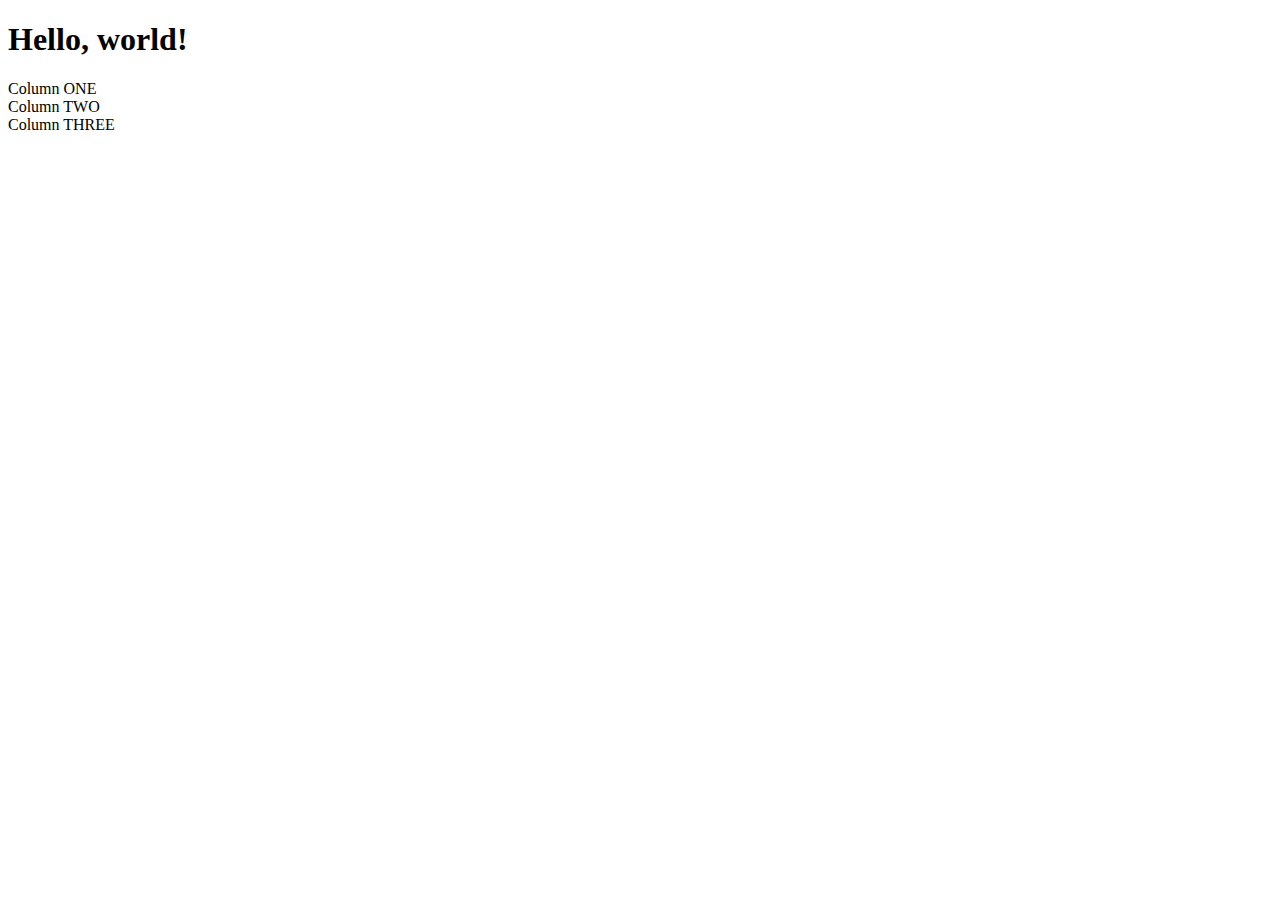
<file: Bootstraptest.html>
<!doctype html>
<html lang="en">
  <head>
    <meta charset="utf-8">
    <meta name="viewport" content="width=device-width, initial-scale=1">
    <title>Bootstrap demo</title>
    <link href="https://cdn.jsdelivr.net/npm/bootstrap@5.3.8/dist/css/bootstrap.min.css" rel="stylesheet" integrity="sha384-sRIl4kxILFvY47J16cr9ZwB07vP4J8+LH7qKQnuqkuIAvNWLzeN8tE5YBujZqJLB" crossorigin="anonymous">
  </head>
  <body>
    <h1>Hello, world!</h1>
    <script src="https://cdn.jsdelivr.net/npm/bootstrap@5.3.8/dist/js/bootstrap.bundle.min.js" integrity="sha384-FKyoEForCGlyvwx9Hj09JcYn3nv7wiPVlz7YYwJrWVcXK/BmnVDxM+D2scQbITxI" crossorigin="anonymous"></script>
      <div class="container text-center">
  <div class="row">
    <div class="col align-self-start">
     Column ONE
    </div>
    <div class="col align-self-center">
      Column TWO
    </div>
    <div class="col align-self-end">
      Column THREE
    </div>
  </div>
</div>
  </body>
</html>
</file>
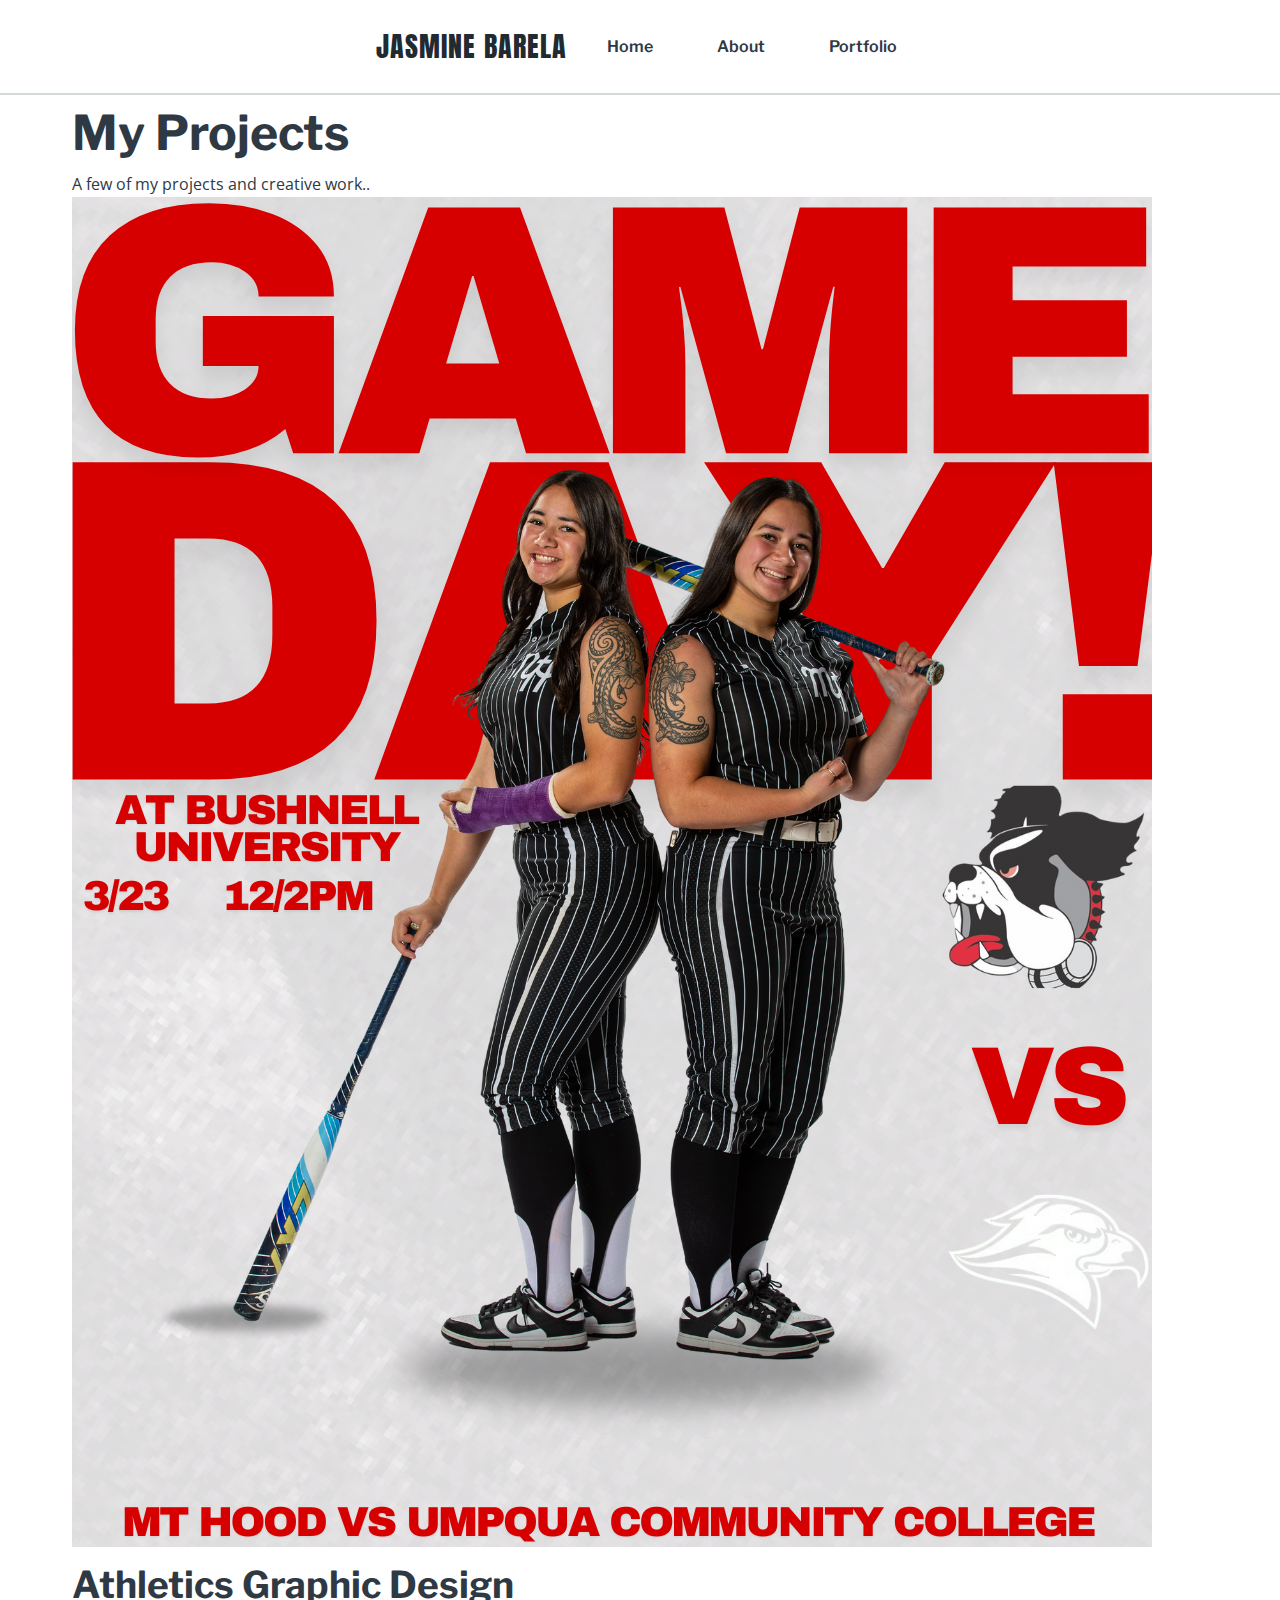
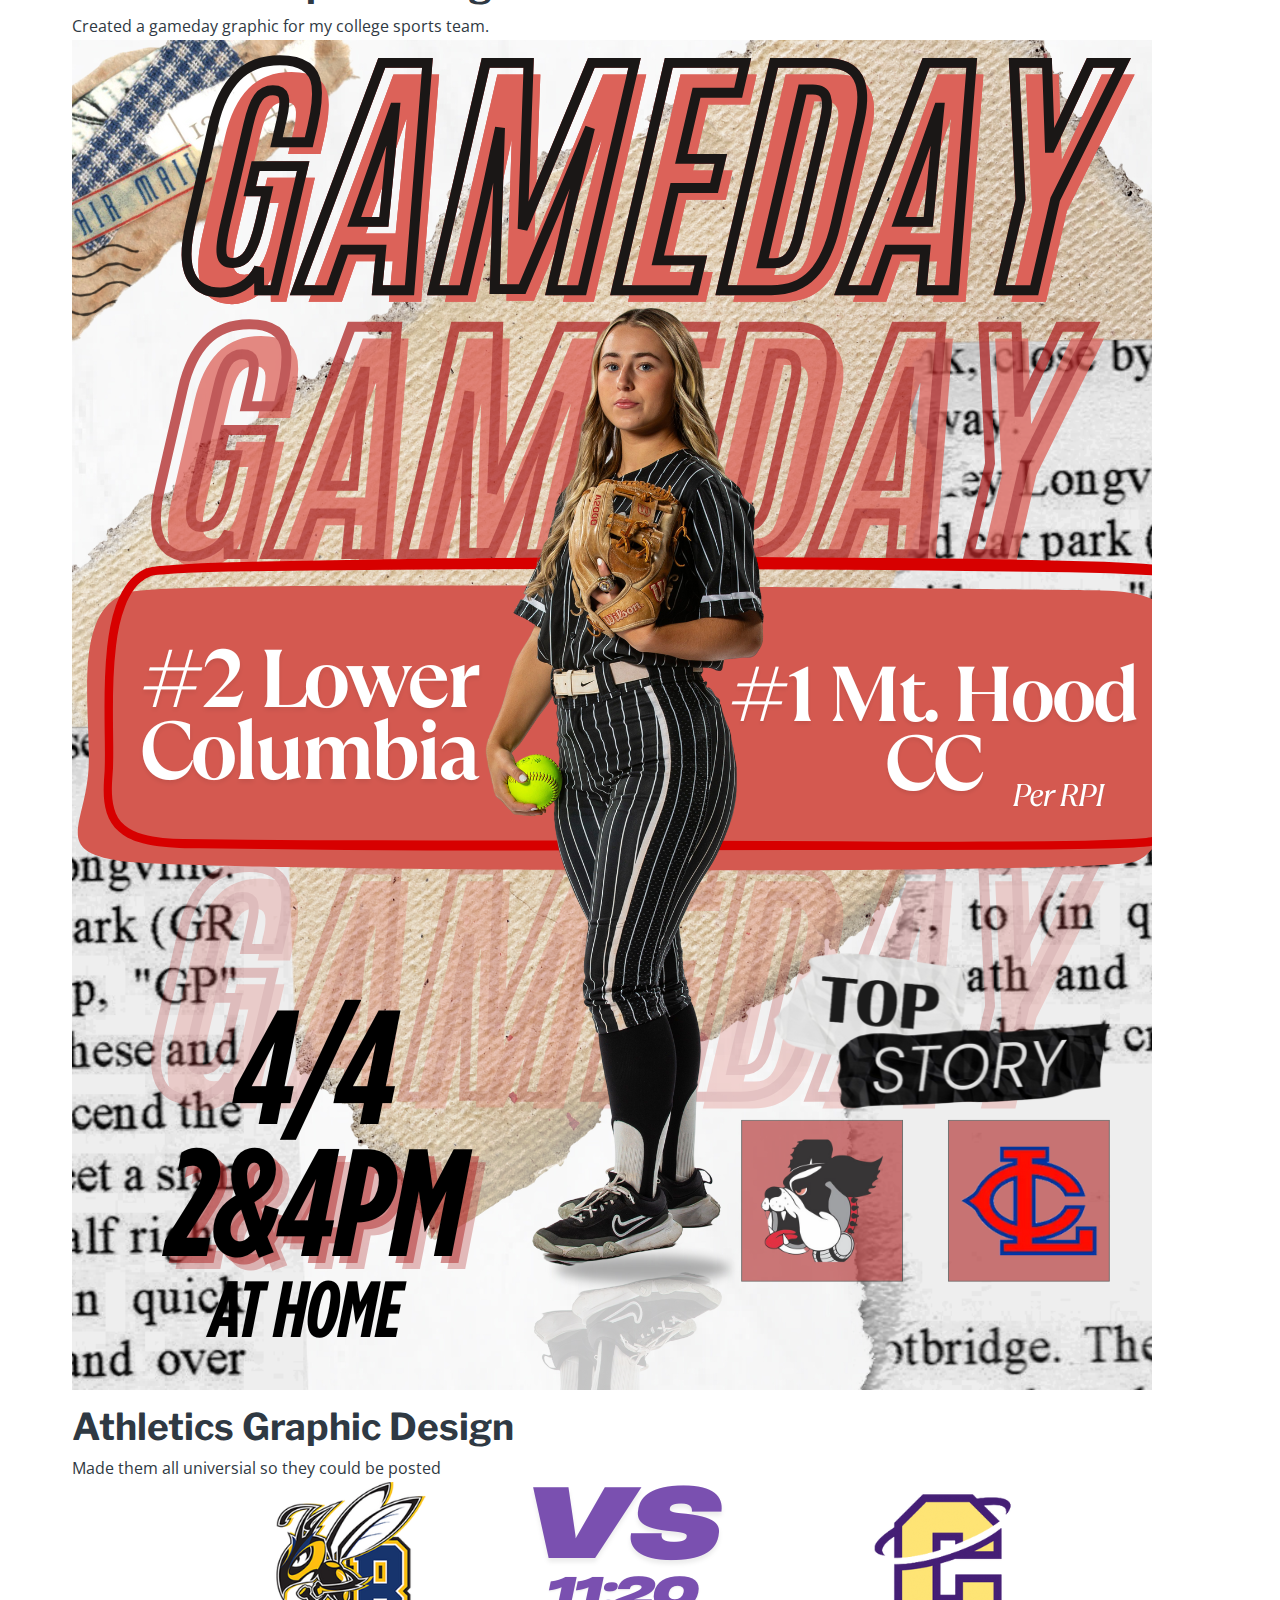
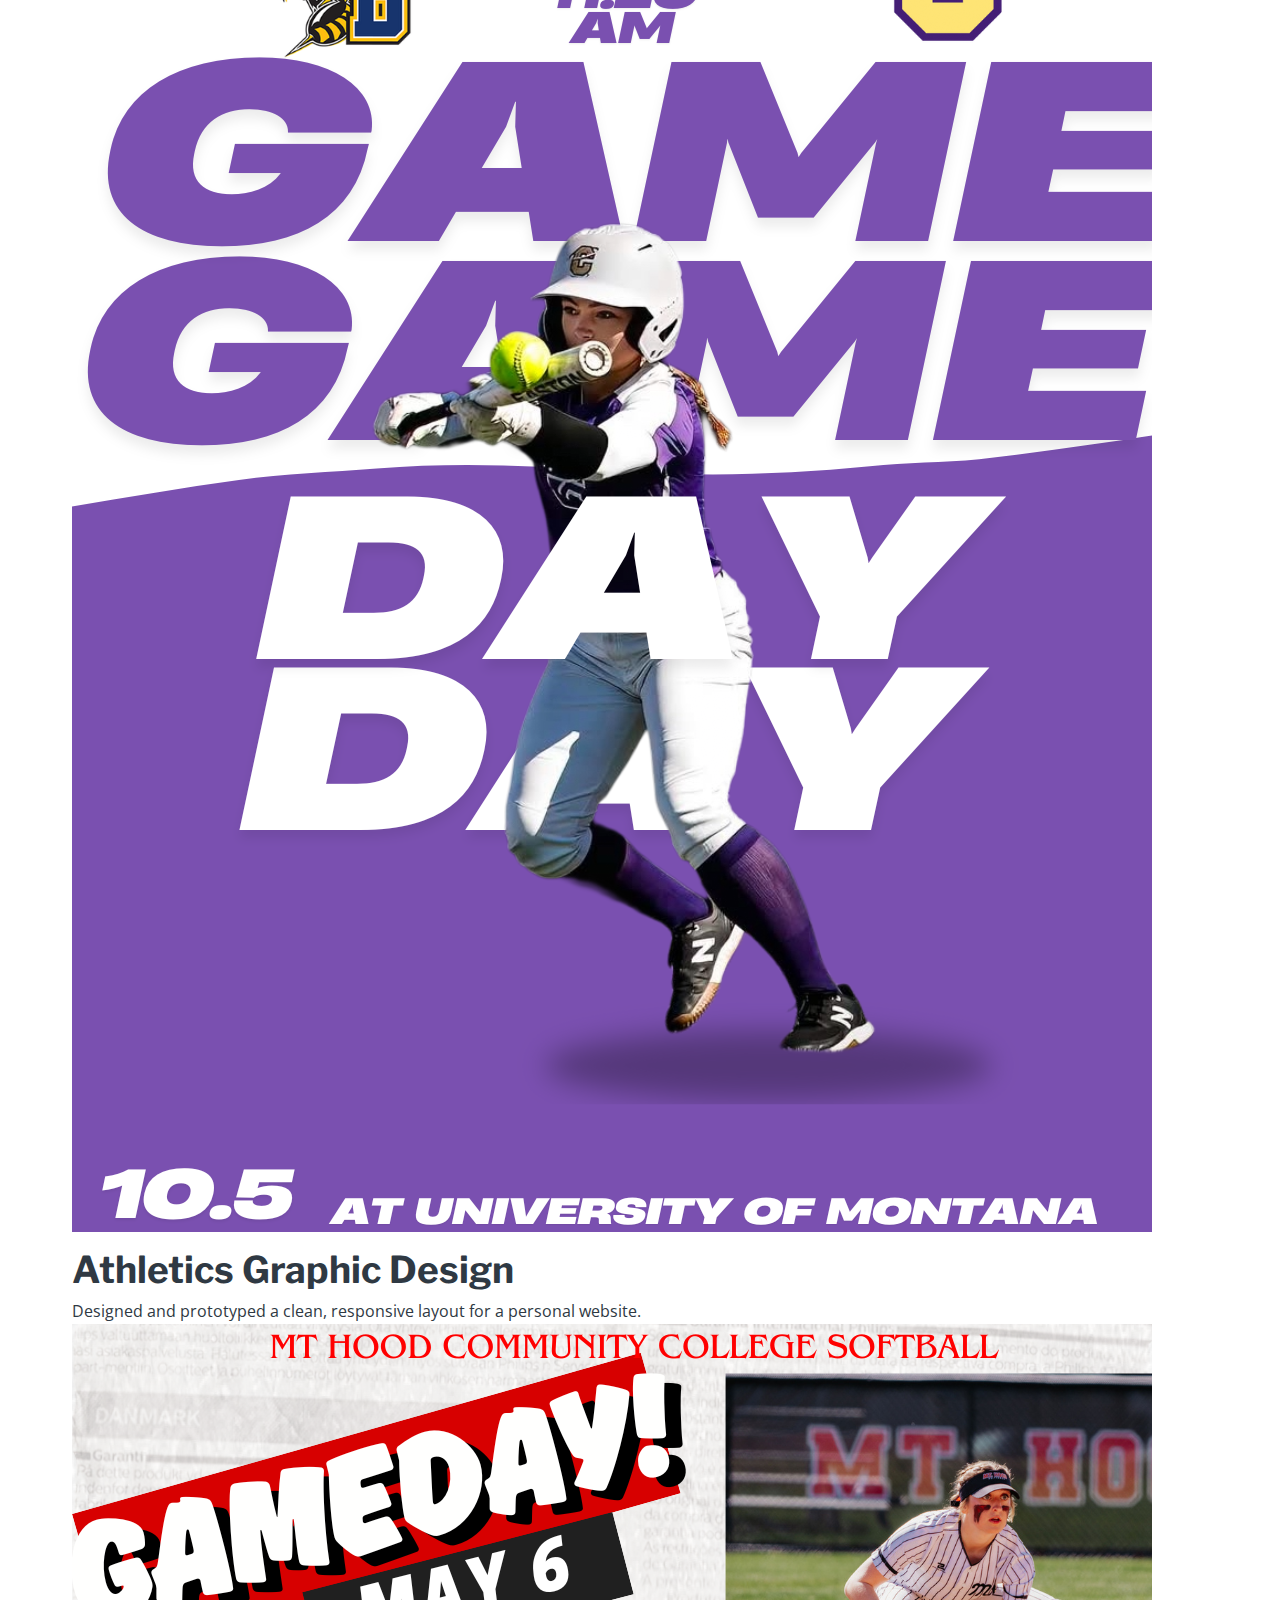
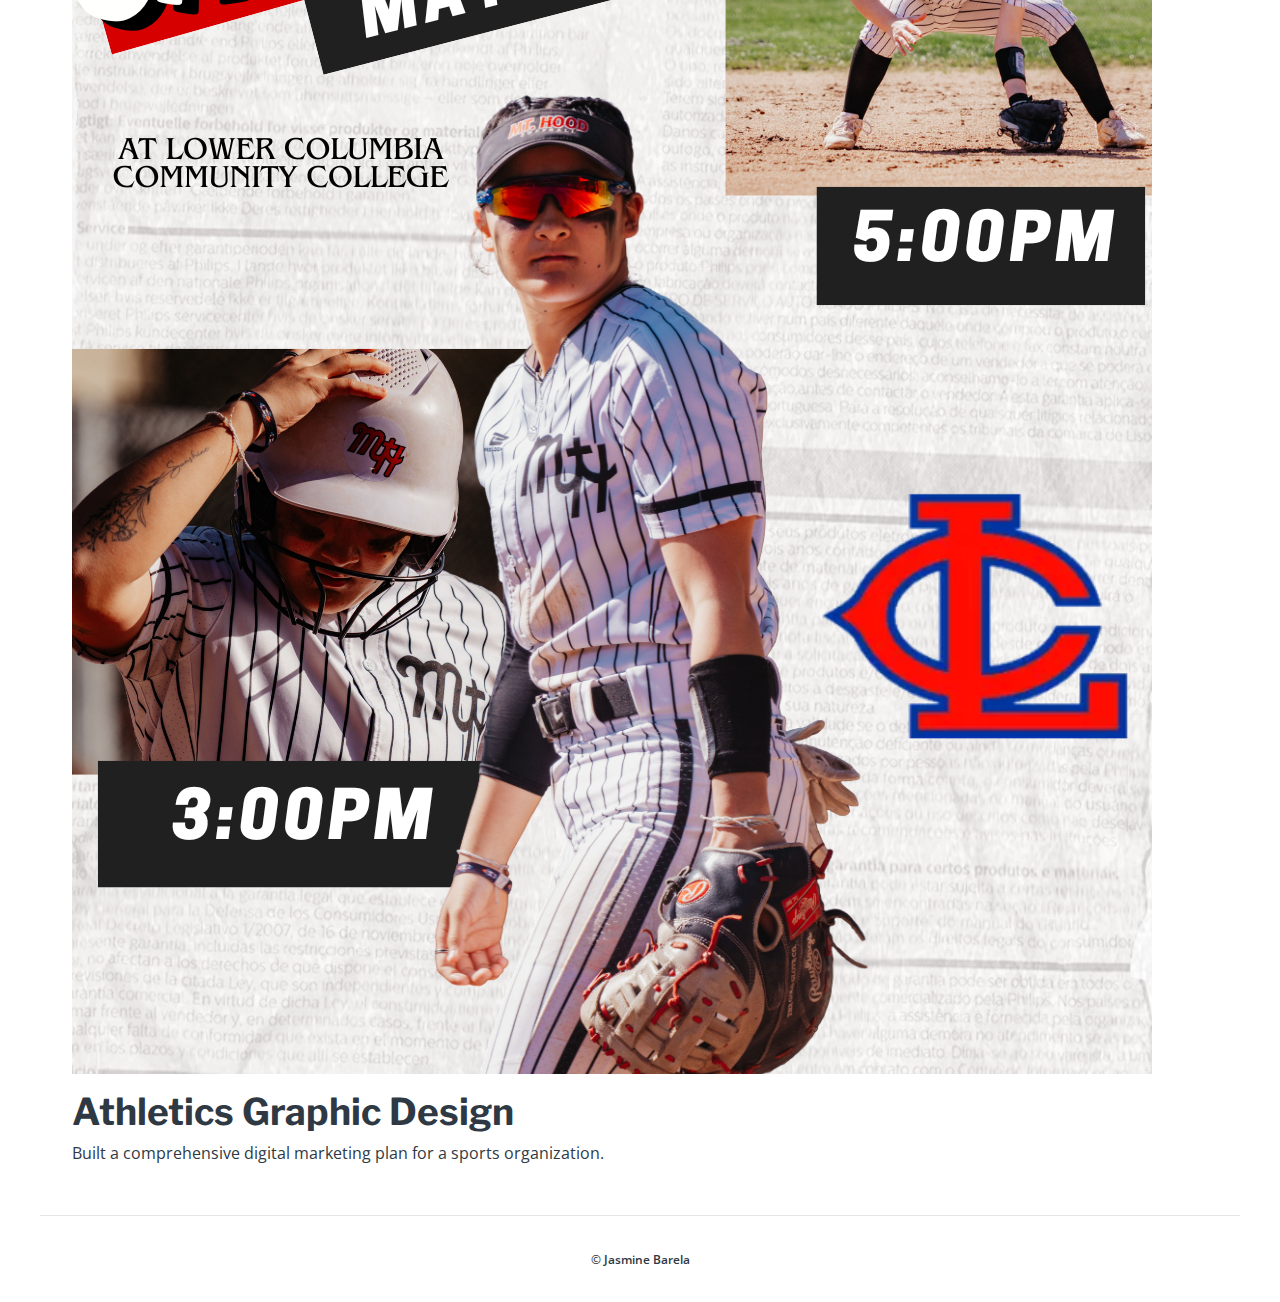
<file: portfolio.html>
<!DOCTYPE html>
<html lang="en">
<head>
  <meta charset="UTF-8" />
  <meta name="viewport" content="width=device-width, initial-scale=1" />
  <title>Jasmine Barela - Portfolio</title>
  <link href="https://fonts.googleapis.com/css2?family=Anton&family=Kameron:wght@700&family=Libre+Franklin:wght@400;600;700&family=Open+Sans:wght@300;400;600&display=swap" rel="stylesheet">
  <link rel="stylesheet" href="style.css" />
</head>
<body>

  <!-- Header -->
  <header class="site-header">
    <div class="container header-inner">
      <div class="brand">JASMINE BARELA</div>
      <nav class="main-nav">
        <a href="index.html">Home</a>
        <a href="about.html">About</a>
        <a href="portfolio.html" class="active">Portfolio</a>
      </nav>
      <button class="nav-toggle" aria-label="Open navigation">=</button>
    </div>
  </header>

  <!-- Portfolio Section -->
  <main class="container">
    <section class="portfolio-section">
      <h2>My Projects</h2>
      <p class="intro-text">A few of my projects and creative work..</p>

      <div class="portfolio-grid">
        <div class="portfolio-item">
          <img src="CBC @CBC-9.png" alt="Project 1">
          <h3>Athletics Graphic Design</h3>
          <p>Created a gameday graphic for my college sports team.</p>
        </div>

        <div class="portfolio-item">
          <img src="CBC @CBC-16.png" alt="Project 2">
          <h3>Athletics Graphic Design</h3>
          <p>Made them all universial so they could be posted</p>
        </div>

        <div class="portfolio-item">
          <img src="CBC%20@CBC.png" alt="Project 3">
          <h3>Athletics Graphic Design</h3>
          <p>Designed and prototyped a clean, responsive layout for a personal website.</p>
        </div>

        <div class="portfolio-item">
          <img src="CBC @CBC-26.png" alt="Project 4">
          <h3>Athletics Graphic Design</h3>
          <p>Built a comprehensive digital marketing plan for a sports organization.</p>
        </div>
      </div>
    </section>
  </main>

  <!-- Footer -->
  <footer class="site-footer container">
    <small>© Jasmine Barela</small>
  </footer>

</body>
</html>
</file>
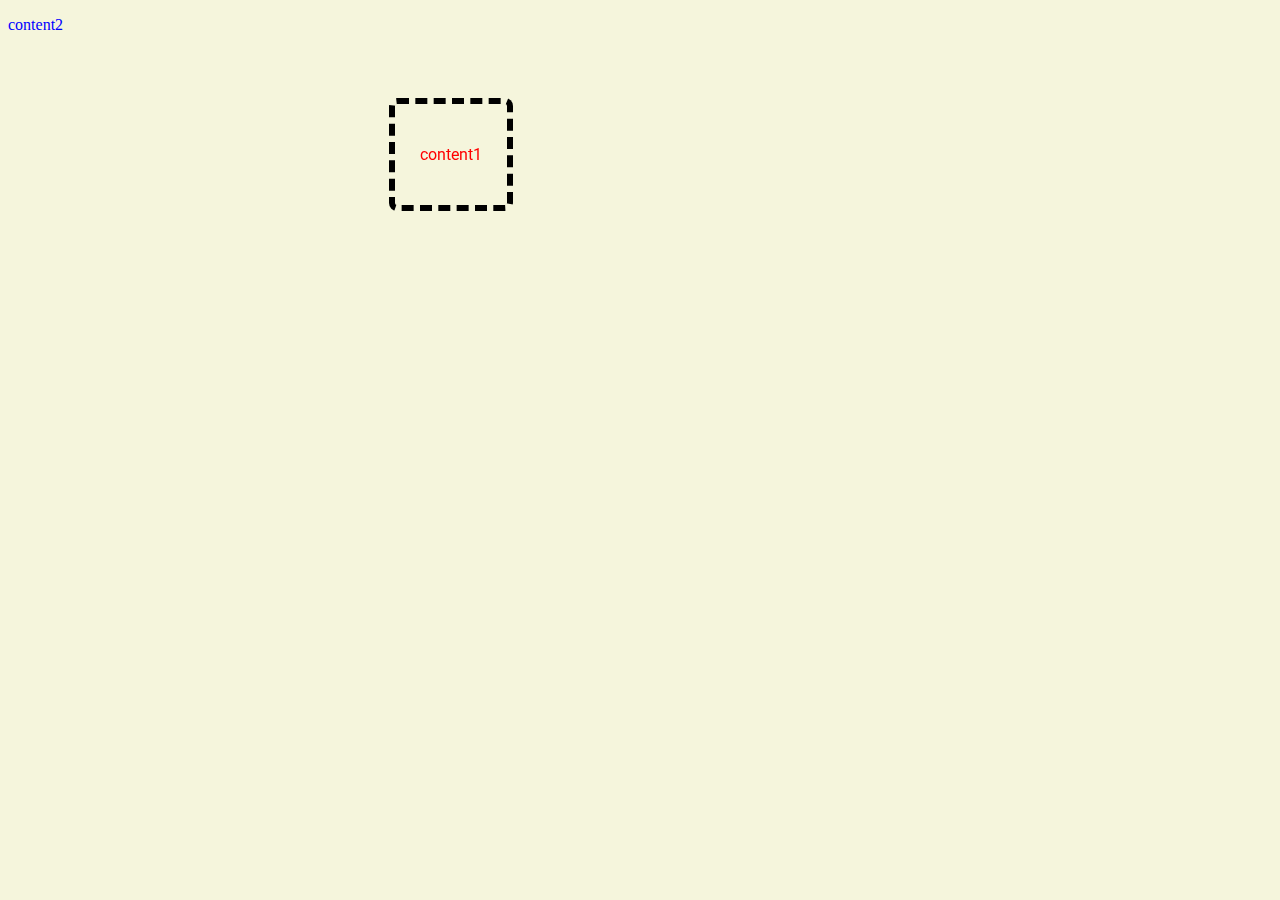
<file: style_10_7_2025.html>
<!DOCTYPE html>
<html>
  <head>
    <link rel="preconnect" href="https://fonts.googleapis.com">
<link rel="preconnect" href="https://fonts.gstatic.com" crossorigin>
<link href="https://fonts.googleapis.com/css2?family=Roboto:ital,wght@0,100..900;1,100..900&display=swap" rel="stylesheet">
    <style>
      /* Use # to target an element by ID */
      #div-1 {
        color: red;
         border:6px dashed black;
        border-radius:8px;
          margin:5px;
          margin-top:8px;
          margin-bottom:10px;
          padding:25px;
        position:fixed;
        top:10%;
          left:30%;
        font-family: "Roboto", sans-serif;
      }
        body{
            color:blue;
            background-color:beige;
        }
    </style>
  </head>
  <body>
    <div id="div-1"><p>content1</p></div>
    <div id="div-2"><p>content2</p></div>
  </body>
</html>
</file>
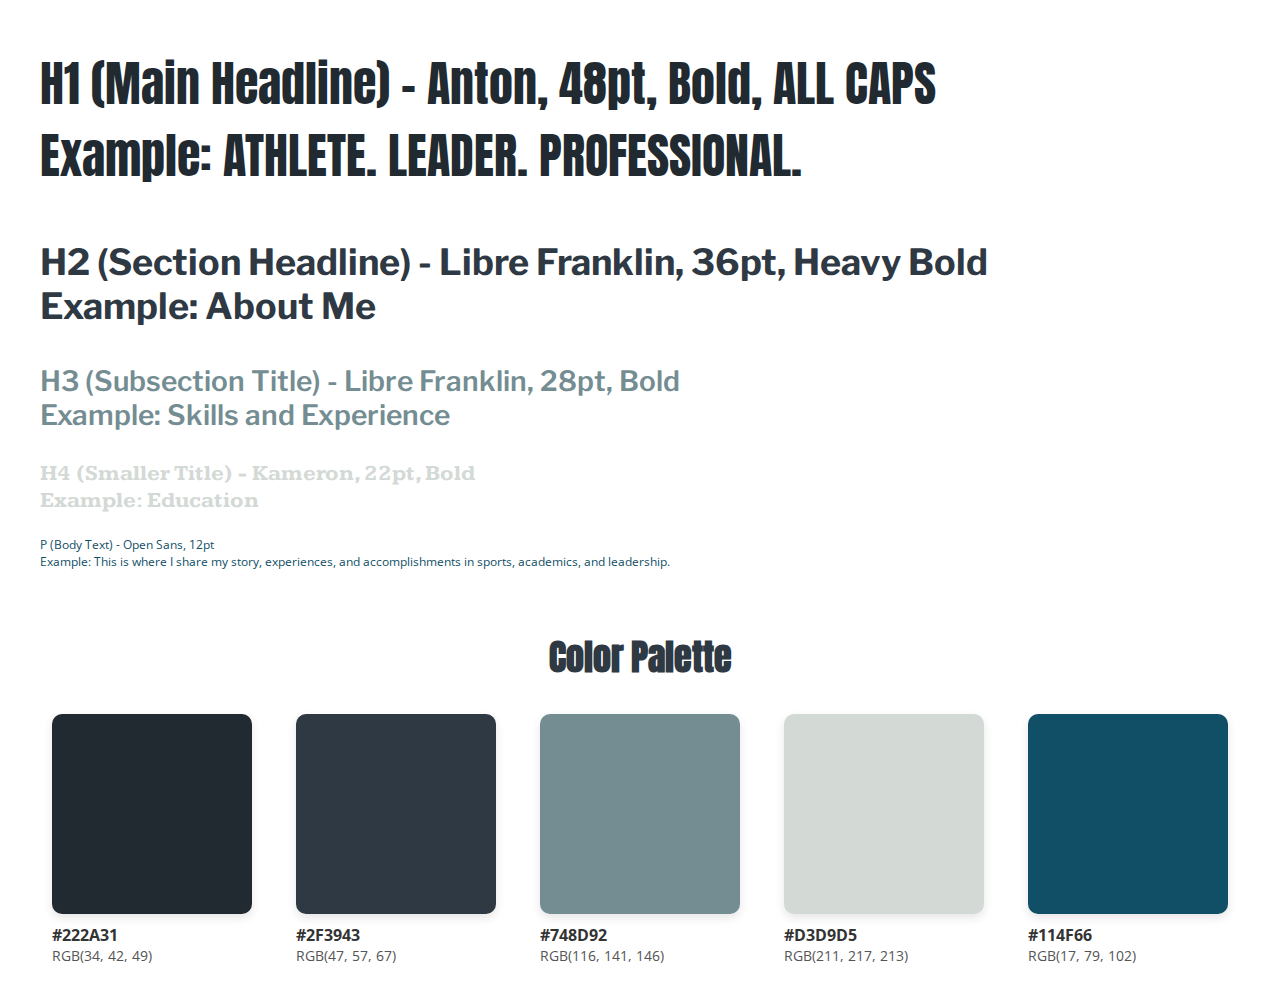
<file: styleguidelines_jbarela.html>
<!DOCTYPE html>
<html lang="en">
<head>

<!-- Google Fonts -->
<link rel="preconnect" href="https://fonts.googleapis.com">
<link rel="preconnect" href="https://fonts.gstatic.com" crossorigin>
<link href="https://fonts.googleapis.com/css2?family=Anton&family=Kameron:wght@400..700&family=Libre+Franklin:ital,wght@0,100..900;1,100..900&family=Open+Sans:ital,wght@0,300..800;1,300..800&display=swap" rel="stylesheet">

<title>Typography & Color Palette</title>

<style>
  body {
    font-family: "Open Sans", sans-serif;
    background-color: #fff;
    color: #333;
    margin: 40px;
  }

  /* Typography Section */
  #div-1 {
    font-family: "Anton", sans-serif;
    font-weight: 400;
    font-style: normal;
    font-size: 48px;
    color: #222A31;
  }

  #div-2 {
    font-family: "Libre Franklin", sans-serif;
    font-optical-sizing: auto;
    font-weight: bolder;
    font-style: normal;
    font-size: 36px;
    color: #2F3943;
  }

  #div-3 {
    font-family: "Libre Franklin", sans-serif;
    font-optical-sizing: auto;
    font-weight: 600;
    font-style: normal;
    font-size: 28px;
    color: #748D92;
  }

  #div-4 {
    font-family: "Kameron", serif;
    font-optical-sizing: auto;
    font-weight: bold;
    font-style: normal;
    font-size: 22px;
    color: #D3D9D5;
  }

  #div-5 {
    font-family: "Open Sans", sans-serif;
    font-optical-sizing: auto;
    font-weight: 400;
    font-style: normal;
    font-size: 12px;
    color: #114F66;
  }

  /* Color Palette Section */
  h2 {
    font-family: "Anton", sans-serif;
    font-size: 36px;
    color: #2F3943;
    margin-top: 60px;
    text-align: center;
  }

  .palette {
    display: grid;
    grid-template-columns: repeat(auto-fit, minmax(200px, 1fr));
    gap: 20px;
    justify-items: center;
    margin-top: 30px;
  }

  .color-box {
    width: 200px;
    height: 200px;
    border-radius: 10px;
    box-shadow: 0 4px 10px rgba(0, 0, 0, 0.1);
  }

  .label {
    margin-top: 10px;
    font-weight: bold;
    font-size: 16px;
  }

  .rgb {
    font-size: 14px;
    color: #555;
  }

</style>
</head>

<body>

<!-- Typography Examples -->
<div id="div-1"><p>H1 (Main Headline) - Anton, 48pt, Bold, ALL CAPS <br> Example: ATHLETE. LEADER. PROFESSIONAL.</p></div>
<div id="div-2"><p>H2 (Section Headline) - Libre Franklin, 36pt, Heavy Bold <br> Example: About Me</p></div>
<div id="div-3"><p>H3 (Subsection Title) - Libre Franklin, 28pt, Bold <br> Example: Skills and Experience</p></div>
<div id="div-4"><p>H4 (Smaller Title) - Kameron, 22pt, Bold <br> Example: Education</p></div>
<div id="div-5"><p>P (Body Text) - Open Sans, 12pt <br> Example: This is where I share my story, experiences, and accomplishments in sports, academics, and leadership.</p></div>

<!-- Color Palette -->
<h2>Color Palette</h2>

<div class="palette">
  <div>
    <div class="color-box" style="background-color: #222A31;"></div>
    <div class="label">#222A31</div>
    <div class="rgb">RGB(34, 42, 49)</div>
  </div>

  <div>
    <div class="color-box" style="background-color: #2F3943;"></div>
    <div class="label">#2F3943</div>
    <div class="rgb">RGB(47, 57, 67)</div>
  </div>

  <div>
    <div class="color-box" style="background-color: #748D92;"></div>
    <div class="label">#748D92</div>
    <div class="rgb">RGB(116, 141, 146)</div>
  </div>

  <div>
    <div class="color-box" style="background-color: #D3D9D5;"></div>
    <div class="label">#D3D9D5</div>
    <div class="rgb">RGB(211, 217, 213)</div>
  </div>

  <div>
    <div class="color-box" style="background-color: #114F66;"></div>
    <div class="label">#114F66</div>
    <div class="rgb">RGB(17, 79, 102)</div>
  </div>
</div>

</body>
</html>
</file>
<file: style.css>
*{box-sizing:border-box;margin:0;padding:0}
:root{
--blue-dark:#222A31; 
--blue-mid:#114F66;
--blue-soft:#2F3943;
--accent:#D3D9D5;
--accent-2:#748D92;
}
body{font-family:'Open Sans', Arial, sans-serif;font-size:16px;color:var(--blue-soft);line-height:1.5}
.container{max-width:1100px;margin:0 auto;padding:2rem}
.site-header{background:transparent;padding:1rem 0}
.header-inner{display:flex;align-items:center;justify-content:space-between}
.brand{font-family:'Anton',sans-serif;letter-spacing:1px}
.main-nav{display:flex;gap:1rem;align-items:center}
.main-nav a{font-family:'Libre Franklin',sans-serif;text-decoration:none;padding:.25rem .5rem}
.main-nav a.cta{background:var(--blue-mid);color:white;border-radius:6px;padding:.5rem .75rem}
.nav-toggle{display:none}

/* --- Index --- */
.index {
  position: relative;
  height: 90vh; /* fills top third to half of viewport */
  background: url("24_0519%20(4507).png") no-repeat center center/cover;
  display: flex;
  align-items: center;
  justify-content: center;
  color: white;
}

.index .overlay {
  position: absolute;
  inset: 0;
  background: rgba(0, 0, 0, 0.45); /* dark overlay for contrast */
  display: flex;
  align-items: center;
  justify-content: center;
}

.index-content {
  position: relative;
  z-index: 2;
  text-align: center;
  max-width: 800px;
  padding: 2rem;
}

.index-content h1 {
  font-family: "Anton", sans-serif;
  font-size: 72px;
  line-height: 1;
  text-transform: uppercase;
  letter-spacing: 2px;
  margin-bottom: 1rem;
  color: #fff;
}

.index-content p {
  font-family: "Open Sans", sans-serif;
  font-size: 20px;
  color: #f1f1f1;
  margin-bottom: 2rem;
}

.index-buttons {
  display: flex;
  justify-content: center;
  gap: 1rem;
}
.index-image img {
  width: 100%;
  border-radius: 20px;
  object-fit: cover;
  box-shadow: 0 10px 30px rgba(0, 0, 0, 0.15);
}
.btn-primary {
  background-color: var(--blue-mid);
  color: #fff;
  font-weight: 600;
  text-decoration: none;
  padding: 0.8rem 1.5rem;
  border-radius: 40px;
  transition: all 0.3s ease;
}

.btn-primary:hover {
  background-color: var(--blue-dark);
}

.btn-outline {
  border: 2px solid var(--blue-mid);
  color: var(--white);
  text-decoration: none;
  font-weight: 600;
  padding: 0.8rem 1.5rem;
  border-radius: 40px;
  background-color: transparent;
  transition: all 0.3s ease;
}

.btn-outline:hover {
  background-color: var(--blue-mid);
  color: white;
}
/*--- About ---*/
body {
  margin: 0;
  font-family: "Open Sans", sans-serif;
  color: var(--blue-soft);
  background-color: #fff;
  line-height: 1.6;
}
/* --- Header --- */
.site-header {
  display: flex;
  justify-content: space-between;
  align-items: center;
  padding: 1.5rem 0;
  border-bottom: 2px solid var(--accent);
}

.brand {
  font-family: "Anton", sans-serif;
  font-size: 28px;
  letter-spacing: 1px;
  color: var(--blue-dark);
}

.main-nav a {
  color: var(--blue-soft);
  text-decoration: none;
  margin-left: 2rem;
  font-weight: 600;
  font-family: "Libre Franklin", sans-serif;
  transition: color 0.3s ease;
}

.main-nav a:hover {
  color: var(--blue-mid);
}
/* --- Main Layout --- */
.container {
  max-width: 1200px;
  margin: 0 auto;
  padding: 0 2rem;
}

/* --- Intro Section (Hero-Style) --- */
.intro {
  text-align: center;
  padding: 8rem 2rem 6rem;
  background: linear-gradient(to bottom right, var(--blue-dark), var(--blue-mid));
  color: #fff;
  border-radius: 20px;
  box-shadow: 0 20px 40px rgba(0, 0, 0, 0.15);
}

.intro h2 {
  font-family: "Anton", sans-serif;
  font-size: 72px;
  letter-spacing: 2px;
  text-transform: uppercase;
  margin-bottom: 1.5rem;
}

.intro p {
  max-width: 700px;
  margin: 0 auto;
  font-size: 20px;
  background-color: rgba(47, 57, 67, 0.6);
  padding: 1rem 1.5rem;
  border-radius: 10px;
  display: inline-block;
}

/* --- Split Section (Two Columns) --- */
.split {
  display: flex;
  justify-content: space-between;
  align-items: flex-start;
  gap: 4rem;
  margin: 6rem 0;
}

.split div {
  flex: 1;
}

.split h3 {
  font-family: "Anton", sans-serif;
  font-size: 36px;
  color: var(--blue-mid);
  margin-bottom: 1rem;
}

.split ul {
  list-style: none;
  padding: 0;
}

.split li {
  font-size: 18px;
  padding: 0.5rem 0;
  border-bottom: 1px solid var(--accent);
}

/* --- Footer --- */
.site-footer {
  text-align: center;
  padding: 2rem 0;
  border-top: 2px solid var(--accent);
  color: var(--blue-soft);
  font-weight: 600;
  font-size: 14px;
}
/* --- Contact Section --- */
.contact {
  text-align: center;
  padding: 5rem 1rem;
  background-color: #fff;
}

.contact h2 {
  font-family: "Anton", sans-serif;
  font-size: 48px;
  color: var(--blue-dark);
  margin-bottom: 2rem;
  text-transform: uppercase;
  letter-spacing: 2px;
}

.contact-form {
  display: flex;
  flex-direction: column;
  align-items: center;
  gap: 1.2rem;
  max-width: 600px;
  margin: 0 auto;
}

.contact-form input,
.contact-form textarea {
  width: 100%;
  padding: 1rem;
  font-family: "Open Sans", sans-serif;
  font-size: 16px;
  border: 2px solid #ccc;
  border-radius: 10px;
  background: transparent;
  color: var(--blue-dark);
  outline: none;
  transition: border 0.3s ease;
}

/* Ghost lettering color */
.contact-form input::placeholder,
.contact-form textarea::placeholder {
  color: #2F3943;
}


.contact-form input:focus,
.contact-form textarea:focus {
  border-color: var(--blue-mid);
}

/* Send Button */
.btn-send {
  background-color: #114F66;
  color: #fff;
  border: none;
  padding: 0.9rem 2rem;
  font-family: "Kameron", serif;
  font-weight: 700;
  font-size: 18px;
  border-radius: 50px;
  cursor: pointer;
  margin-top: 1rem;
  transition: background 0.3s ease, transform 0.2s ease;
}

.btn-send:hover {
  background-color: var(--blue-dark);
  transform: translateY(-2px);
}
/*---About---*/
.about-split {
  display: flex;
  align-items: center;
  justify-content: center;
  gap: 4rem;
  padding: 5rem 2rem;
  background-color: #ffffff;
}

/* Left side image */
.about-image {
  flex: 1;
  display: flex;
  justify-content: center;
}

.about-image img {
  width: 100%;
  max-width: 500px;
  border-radius: 20px;
  object-fit: cover;
  box-shadow: 0 10px 25px rgba(0, 0, 0, 0.2);
}

/* Right side text */
.about-text {
  flex: 1;
  font-family: "Open Sans", sans-serif;
  color: #2F3943; /* same blue-soft tone for readability */
}

.about-text h2 {
  font-family: "Anton", sans-serif;
  font-size: 60px;
  text-transform: uppercase;
  color: #114F66; /* your mid-blue brand color */
  margin-bottom: 1rem;
  letter-spacing: 2px;
}

.about-text p {
  font-size: 18px;
  line-height: 1.8;
  margin-bottom: 1.5rem;
  color: #2F3943;
}

/*next part*/
.three-up{display:grid;grid-template-columns:repeat(3,1fr);gap:1.5rem;padding:3rem 0}
.three-up h3{font-family:'Libre Franklin',sans-serif;font-size:28px}

.featured h2{font-family:'Libre Franklin',sans-serif;font-size:48px;margin-bottom:1rem}
.card{background:var(--accent);padding:1rem;border-radius:10px}
.card h4{font-family:'Kameron',serif;font-size:22px}

.grid{display:grid;grid-template-columns:repeat(2,1fr);gap:1.5rem}
.project-card{padding:1rem;border-radius:8px;background:#f7f9f8}
.project-card h4{font-family:'Libre Franklin',sans-serif;font-size:28px}

.site-footer{padding:2rem 0;border-top:1px solid #e6e6e6;margin-top:3rem}

h1{font-size:64px} /* 48pt ≈ 64px */
h2{font-family:'Libre Franklin',sans-serif;font-size:48px} /* 36pt ≈ 48px */
h3{font-family:'Libre Franklin',sans-serif;font-size:37px} /* 28pt ≈ 37px */
h4{font-family:'Kameron',serif;font-size:29px} /* 22pt ≈ 29px */
p,li{font-family:'Open Sans',sans-serif;font-size:16px}
</file>
